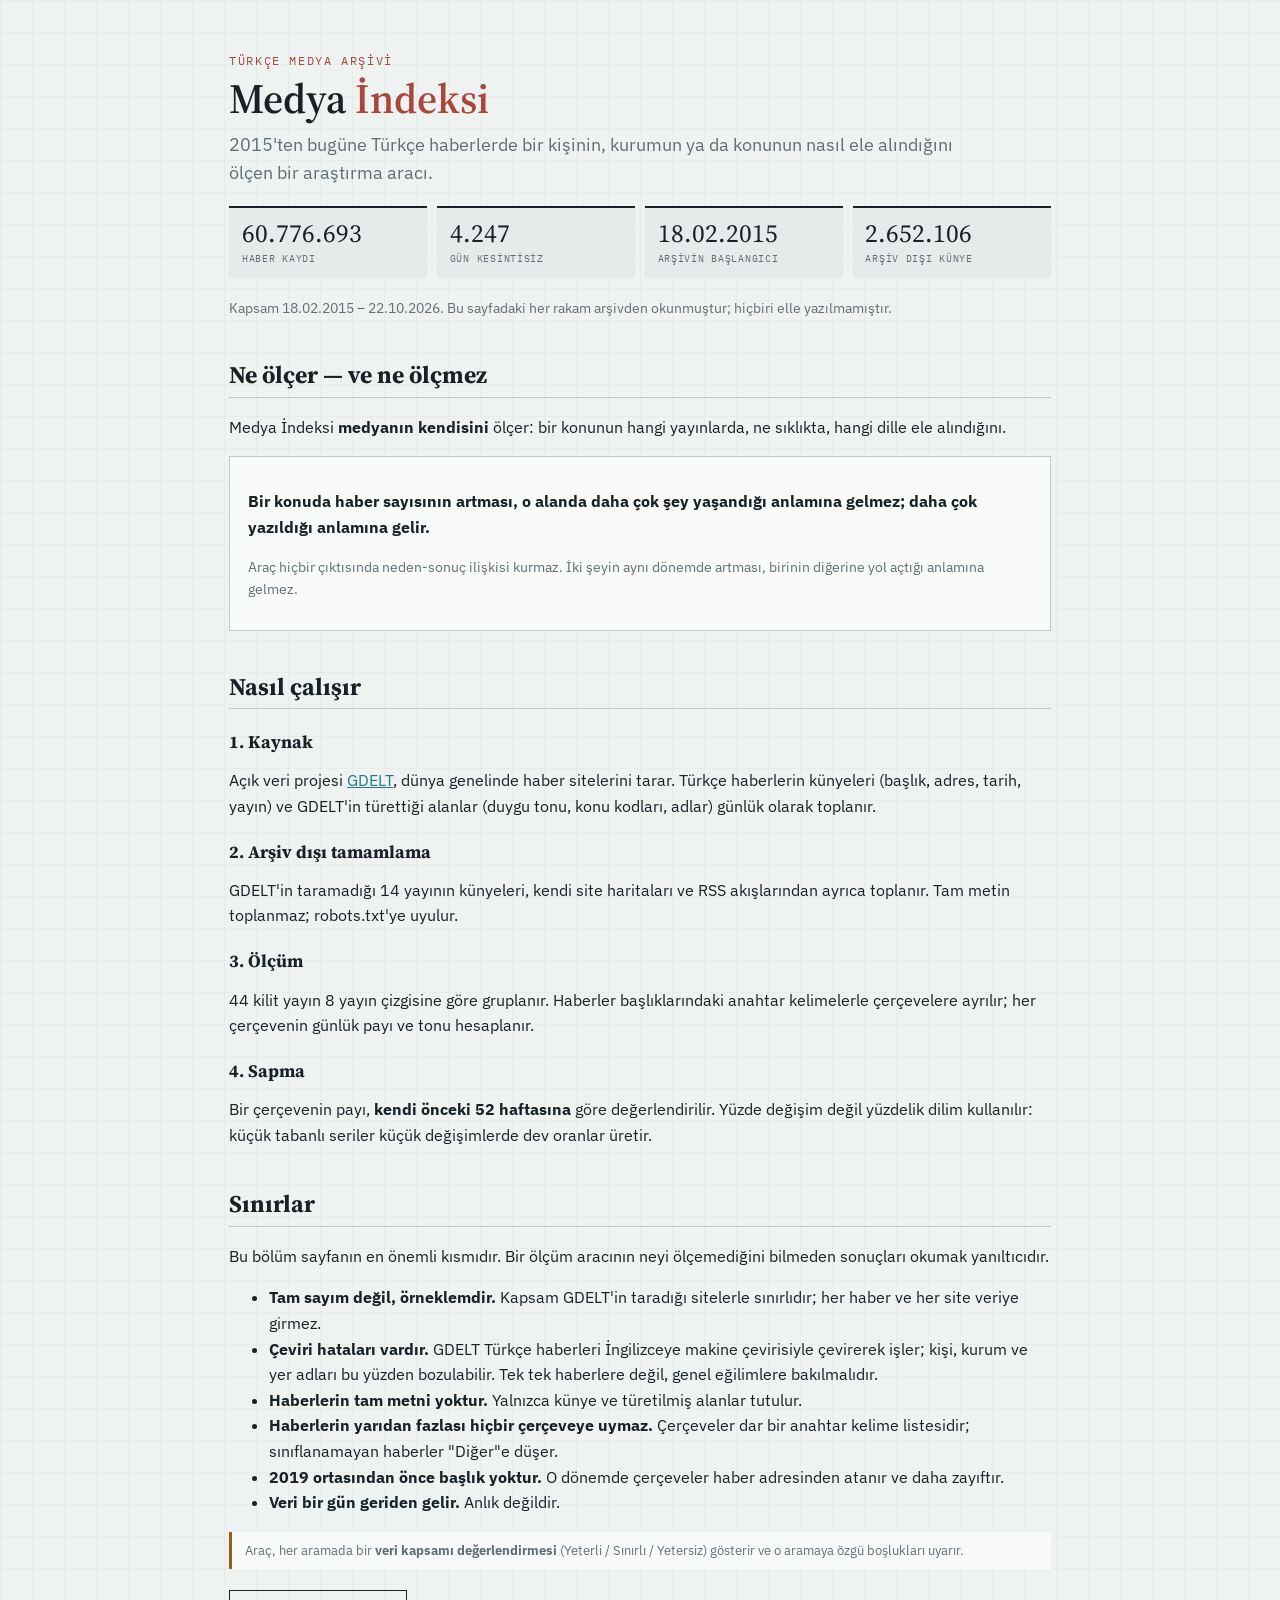
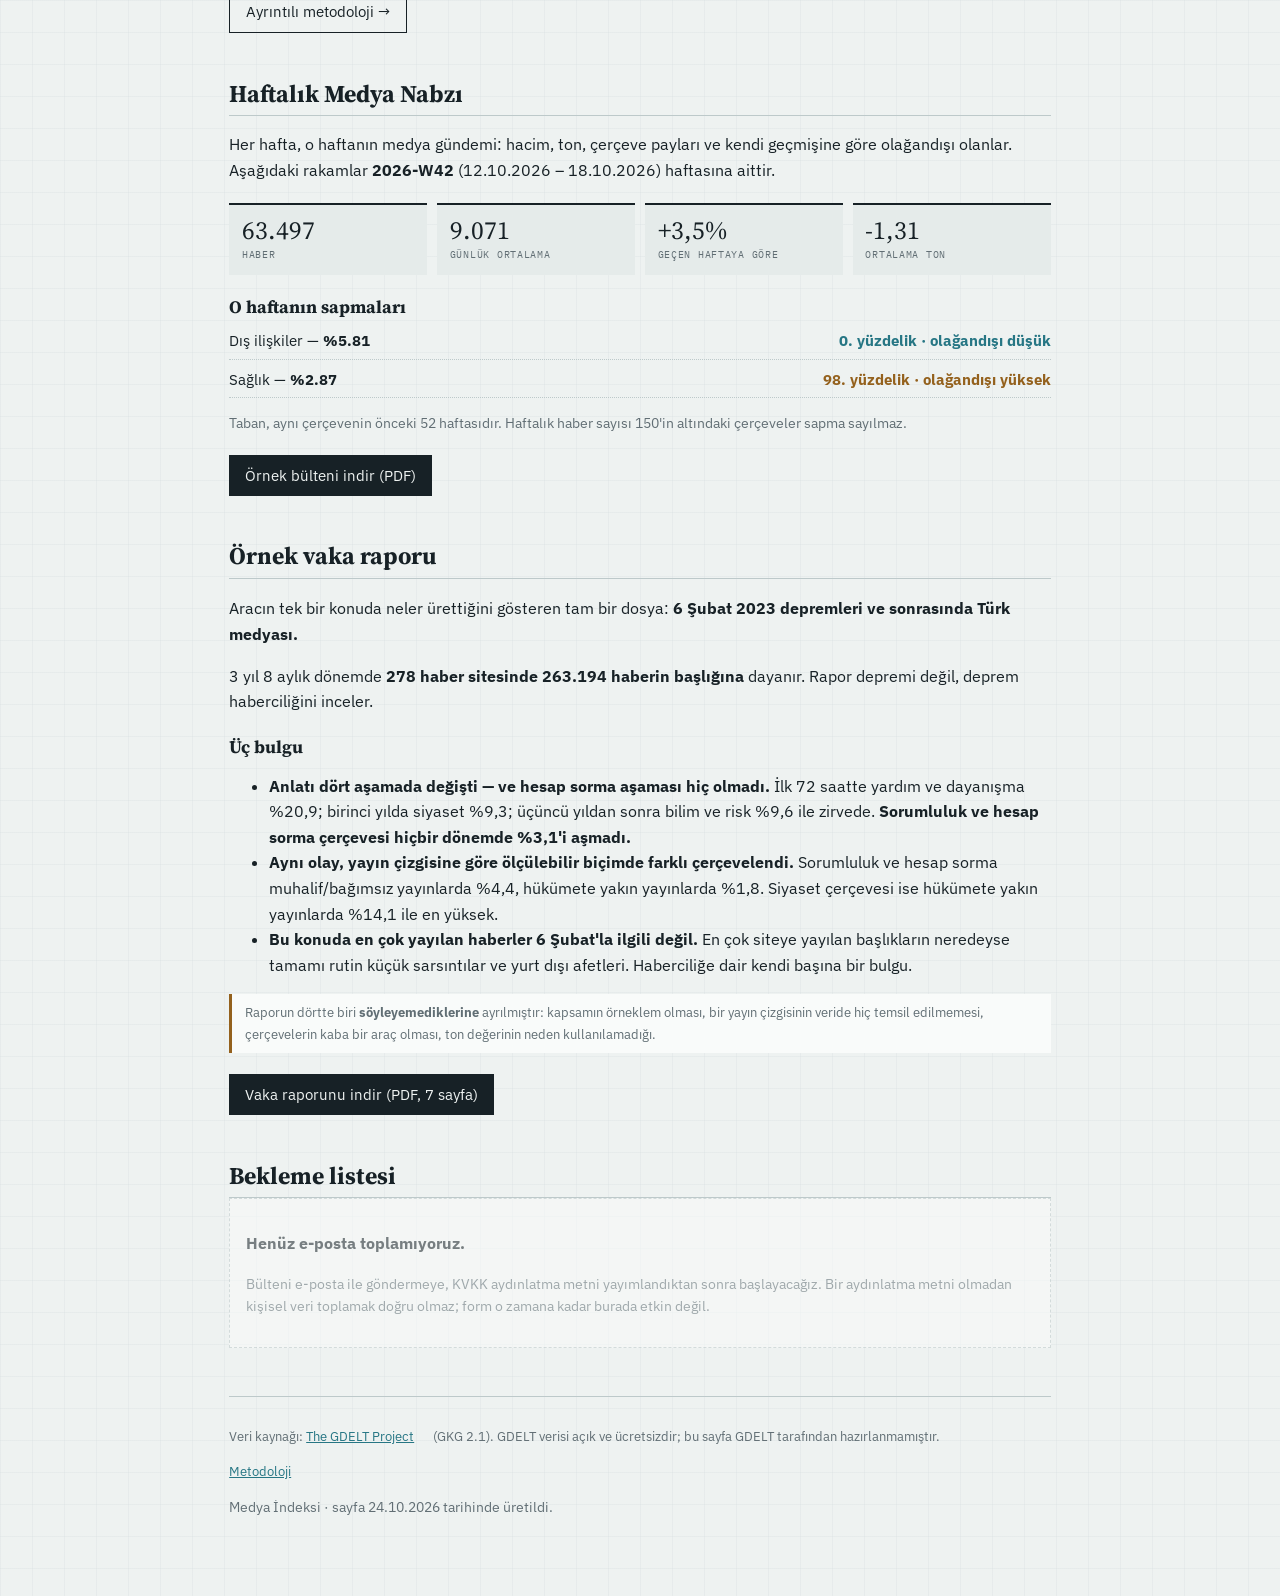
<file: index.html>
<!doctype html>
<html lang="tr"><head>
<meta charset="utf-8"><meta name="viewport" content="width=device-width,initial-scale=1">
<title>Medya İndeksi — Türkçe medya arşivi</title>
<meta name="description" content="2015'ten bugüne Türkçe haberlerde bir konunun nasıl ele alındığını ölçen araştırma aracı. GDELT verisiyle.">
<link rel="preconnect" href="https://fonts.googleapis.com"><link rel="preconnect" href="https://fonts.gstatic.com" crossorigin>
<link href="https://fonts.googleapis.com/css2?family=IBM+Plex+Mono:wght@400&family=IBM+Plex+Sans:wght@400;600&family=Source+Serif+4:wght@400;600&display=swap" rel="stylesheet">
<link rel="stylesheet" href="style.css">
</head><body><div class="wrap">
<p class="kicker">Türkçe medya arşivi</p>
<h1>Medya <span>İndeksi</span></h1>
<p class="tagline">2015'ten bugüne Türkçe haberlerde bir kişinin, kurumun ya da konunun nasıl ele alındığını ölçen bir araştırma aracı.</p>
<div class="grid">
<div class="stat"><div class="n">60.776.693</div><div class="l">haber kaydı</div></div>
<div class="stat"><div class="n">4.247</div><div class="l">gün kesintisiz</div></div>
<div class="stat"><div class="n">18.02.2015</div><div class="l">arşivin başlangıcı</div></div>
<div class="stat"><div class="n">2.652.106</div><div class="l">arşiv dışı künye</div></div>
</div>
<p class="small">Kapsam 18.02.2015 – 22.10.2026. Bu sayfadaki her rakam arşivden okunmuştur; hiçbiri elle yazılmamıştır.</p>
<h2>Ne ölçer — ve ne ölçmez</h2><hr class="rule">
<p class="lead">Medya İndeksi <strong>medyanın kendisini</strong> ölçer: bir konunun hangi yayınlarda, ne sıklıkta, hangi dille ele alındığını.</p>
<div class="card"><p><strong>Bir konuda haber sayısının artması, o alanda daha çok şey yaşandığı anlamına gelmez; daha çok yazıldığı anlamına gelir.</strong></p><p class="small">Araç hiçbir çıktısında neden-sonuç ilişkisi kurmaz. İki şeyin aynı dönemde artması, birinin diğerine yol açtığı anlamına gelmez.</p></div>
<h2>Nasıl çalışır</h2><hr class="rule">
<h3>1. Kaynak</h3><p>Açık veri projesi <a href="https://www.gdeltproject.org/">GDELT</a>, dünya genelinde haber sitelerini tarar. Türkçe haberlerin künyeleri (başlık, adres, tarih, yayın) ve GDELT'in türettiği alanlar (duygu tonu, konu kodları, adlar) günlük olarak toplanır.</p>
<h3>2. Arşiv dışı tamamlama</h3><p>GDELT'in taramadığı 14 yayının künyeleri, kendi site haritaları ve RSS akışlarından ayrıca toplanır. Tam metin toplanmaz; robots.txt'ye uyulur.</p>
<h3>3. Ölçüm</h3><p>44 kilit yayın 8 yayın çizgisine göre gruplanır. Haberler başlıklarındaki anahtar kelimelerle çerçevelere ayrılır; her çerçevenin günlük payı ve tonu hesaplanır.</p>
<h3>4. Sapma</h3><p>Bir çerçevenin payı, <strong>kendi önceki 52 haftasına</strong> göre değerlendirilir. Yüzde değişim değil yüzdelik dilim kullanılır: küçük tabanlı seriler küçük değişimlerde dev oranlar üretir.</p>
<h2>Sınırlar</h2><hr class="rule">
<p class="lead">Bu bölüm sayfanın en önemli kısmıdır. Bir ölçüm aracının neyi ölçemediğini bilmeden sonuçları okumak yanıltıcıdır.</p><ul>
<li><strong>Tam sayım değil, örneklemdir.</strong> Kapsam GDELT'in taradığı sitelerle sınırlıdır; her haber ve her site veriye girmez.</li>
<li><strong>Çeviri hataları vardır.</strong> GDELT Türkçe haberleri İngilizceye makine çevirisiyle çevirerek işler; kişi, kurum ve yer adları bu yüzden bozulabilir. Tek tek haberlere değil, genel eğilimlere bakılmalıdır.</li>
<li><strong>Haberlerin tam metni yoktur.</strong> Yalnızca künye ve türetilmiş alanlar tutulur.</li>
<li><strong>Haberlerin yarıdan fazlası hiçbir çerçeveye uymaz.</strong> Çerçeveler dar bir anahtar kelime listesidir; sınıflanamayan haberler "Diğer"e düşer.</li>
<li><strong>2019 ortasından önce başlık yoktur.</strong> O dönemde çerçeveler haber adresinden atanır ve daha zayıftır.</li>
<li><strong>Veri bir gün geriden gelir.</strong> Anlık değildir.</li>
</ul>
<div class="note">Araç, her aramada bir <strong>veri kapsamı değerlendirmesi</strong> (Yeterli / Sınırlı / Yetersiz) gösterir ve o aramaya özgü boşlukları uyarır.</div>
<p><a class="btn ghost" href="metodoloji.html">Ayrıntılı metodoloji →</a></p>
<h2>Haftalık Medya Nabzı</h2><hr class="rule">
<p>Her hafta, o haftanın medya gündemi: hacim, ton, çerçeve payları ve kendi geçmişine göre olağandışı olanlar. Aşağıdaki rakamlar <strong>2026-W42</strong> (12.10.2026 – 18.10.2026) haftasına aittir.</p>
<div class="grid">
<div class="stat"><div class="n">63.497</div><div class="l">haber</div></div>
<div class="stat"><div class="n">9.071</div><div class="l">günlük ortalama</div></div>
<div class="stat"><div class="n">+3,5%</div><div class="l">geçen haftaya göre</div></div>
<div class="stat"><div class="n">-1,31</div><div class="l">ortalama ton</div></div>
</div>
<h3>O haftanın sapmaları</h3>
<div class="row"><span>Dış ilişkiler — <b>%5.81</b></span><b class="lo">0. yüzdelik · olağandışı düşük</b></div>
<div class="row"><span>Sağlık — <b>%2.87</b></span><b class="hi">98. yüzdelik · olağandışı yüksek</b></div>
<p class="small">Taban, aynı çerçevenin önceki 52 haftasıdır. Haftalık haber sayısı 150'in altındaki çerçeveler sapma sayılmaz.</p>
<p><a class="btn" href="medya-nabzi-2026-W42.pdf">Örnek bülteni indir (PDF)</a></p>
<h2>Örnek vaka raporu</h2><hr class="rule">
<p class="lead">Aracın tek bir konuda neler ürettiğini gösteren tam bir dosya: <strong>6 Şubat 2023 depremleri ve sonrasında Türk medyası.</strong></p>
<p>3 yıl 8 aylık dönemde <strong>278 haber sitesinde 263.194 haberin başlığına</strong> dayanır. Rapor depremi değil, deprem haberciliğini inceler.</p>
<h3>Üç bulgu</h3><ul>
<li><strong>Anlatı dört aşamada değişti — ve hesap sorma aşaması hiç olmadı.</strong> İlk 72 saatte yardım ve dayanışma %20,9; birinci yılda siyaset %9,3; üçüncü yıldan sonra bilim ve risk %9,6 ile zirvede. <strong>Sorumluluk ve hesap sorma çerçevesi hiçbir dönemde %3,1&#39;i aşmadı.</strong></li>
<li><strong>Aynı olay, yayın çizgisine göre ölçülebilir biçimde farklı çerçevelendi.</strong> Sorumluluk ve hesap sorma muhalif/bağımsız yayınlarda %4,4, hükümete yakın yayınlarda %1,8. Siyaset çerçevesi ise hükümete yakın yayınlarda %14,1 ile en yüksek.</li>
<li><strong>Bu konuda en çok yayılan haberler 6 Şubat&#39;la ilgili değil.</strong> En çok siteye yayılan başlıkların neredeyse tamamı rutin küçük sarsıntılar ve yurt dışı afetleri. Haberciliğe dair kendi başına bir bulgu.</li>
</ul>
<div class="note">Raporun dörtte biri <strong>söyleyemediklerine</strong> ayrılmıştır: kapsamın örneklem olması, bir yayın çizgisinin veride hiç temsil edilmemesi, çerçevelerin kaba bir araç olması, ton değerinin neden kullanılamadığı.</div>
<p><a class="btn" href="vaka-dosyasi-6-subat-2023-depremleri.pdf">Vaka raporunu indir (PDF, 7 sayfa)</a></p>
<h2>Bekleme listesi</h2><hr class="rule">
<div class="off"><p><strong>Henüz e-posta toplamıyoruz.</strong></p><p class="small">Bülteni e-posta ile göndermeye, KVKK aydınlatma metni yayımlandıktan sonra başlayacağız. Bir aydınlatma metni olmadan kişisel veri toplamak doğru olmaz; form o zamana kadar burada etkin değil.</p></div>
<footer>
<p>Veri kaynağı: <a href="https://www.gdeltproject.org/">The GDELT Project</a> (GKG 2.1). GDELT verisi açık ve ücretsizdir; bu sayfa GDELT tarafından hazırlanmamıştır.</p><p><a href="metodoloji.html">Metodoloji</a></p><p class="small">Medya İndeksi · sayfa 24.10.2026 tarihinde üretildi.</p>
</footer>
</div></body></html>
</file>
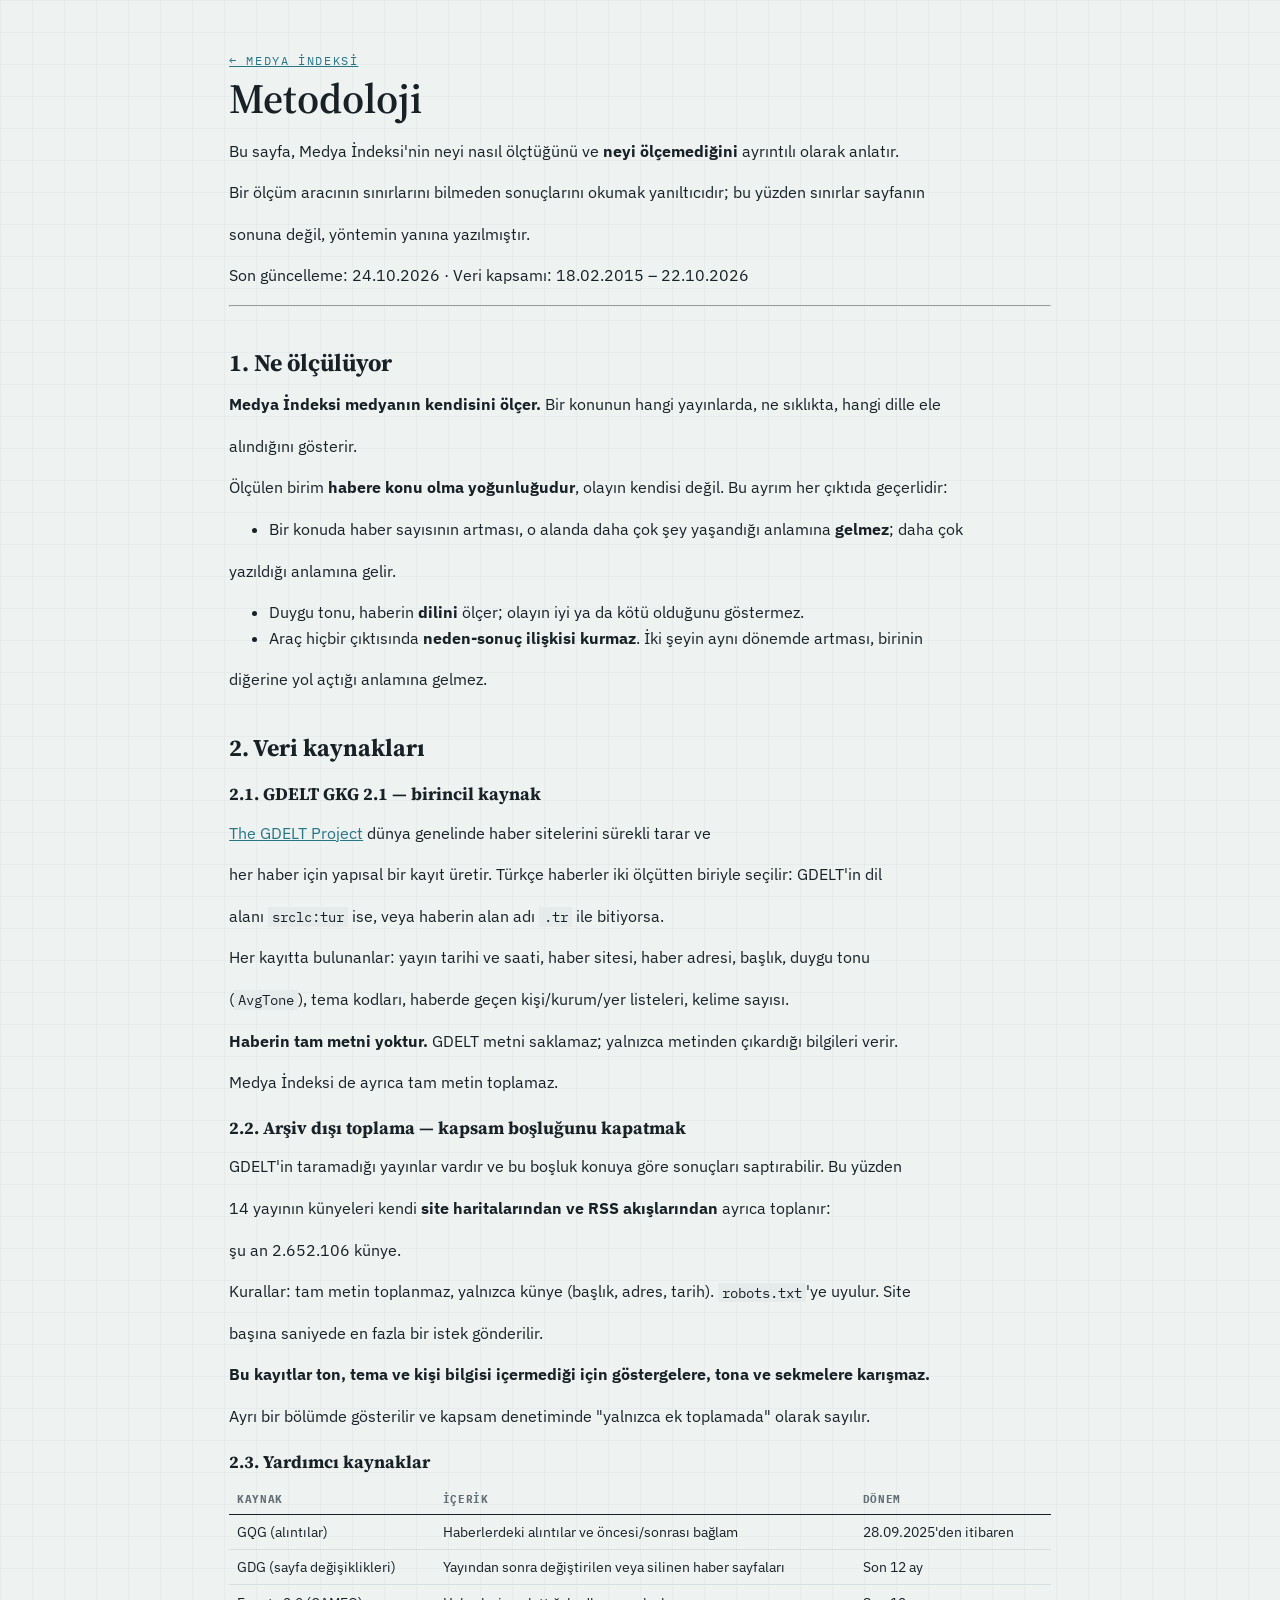
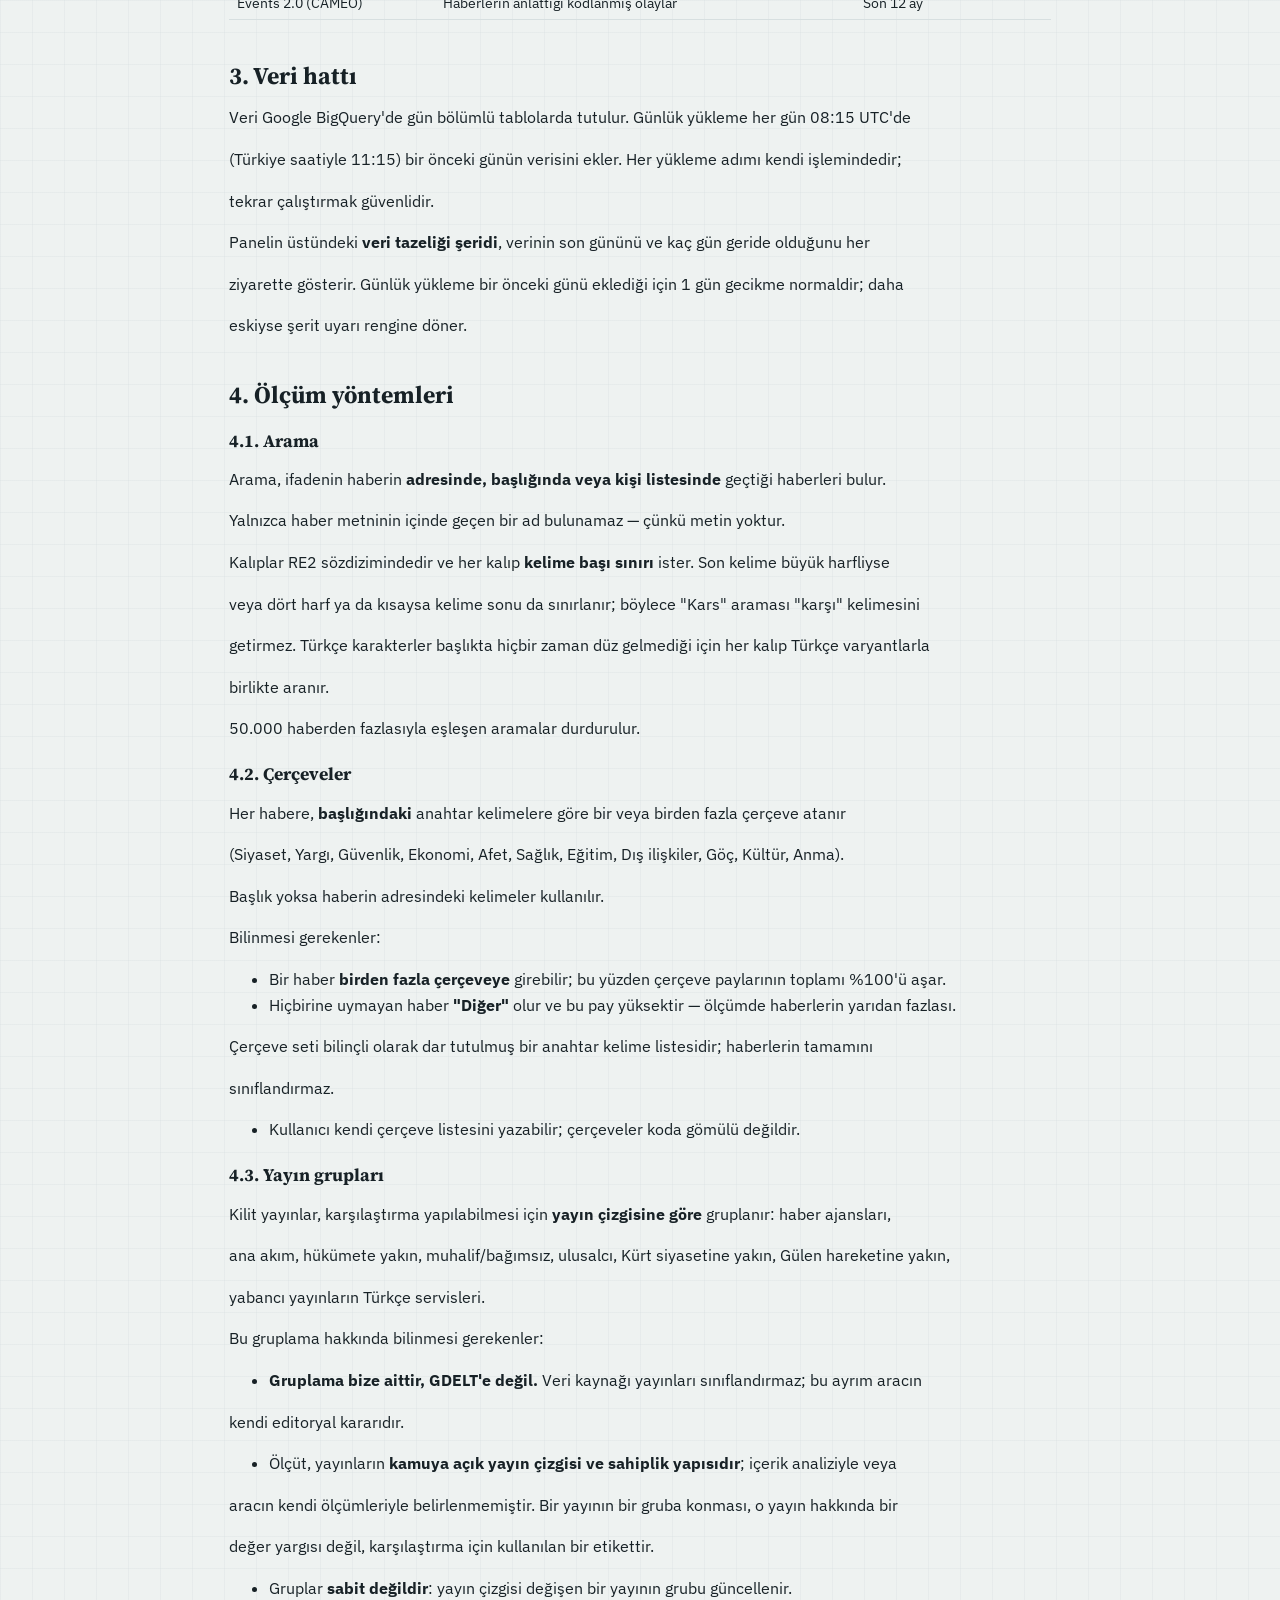
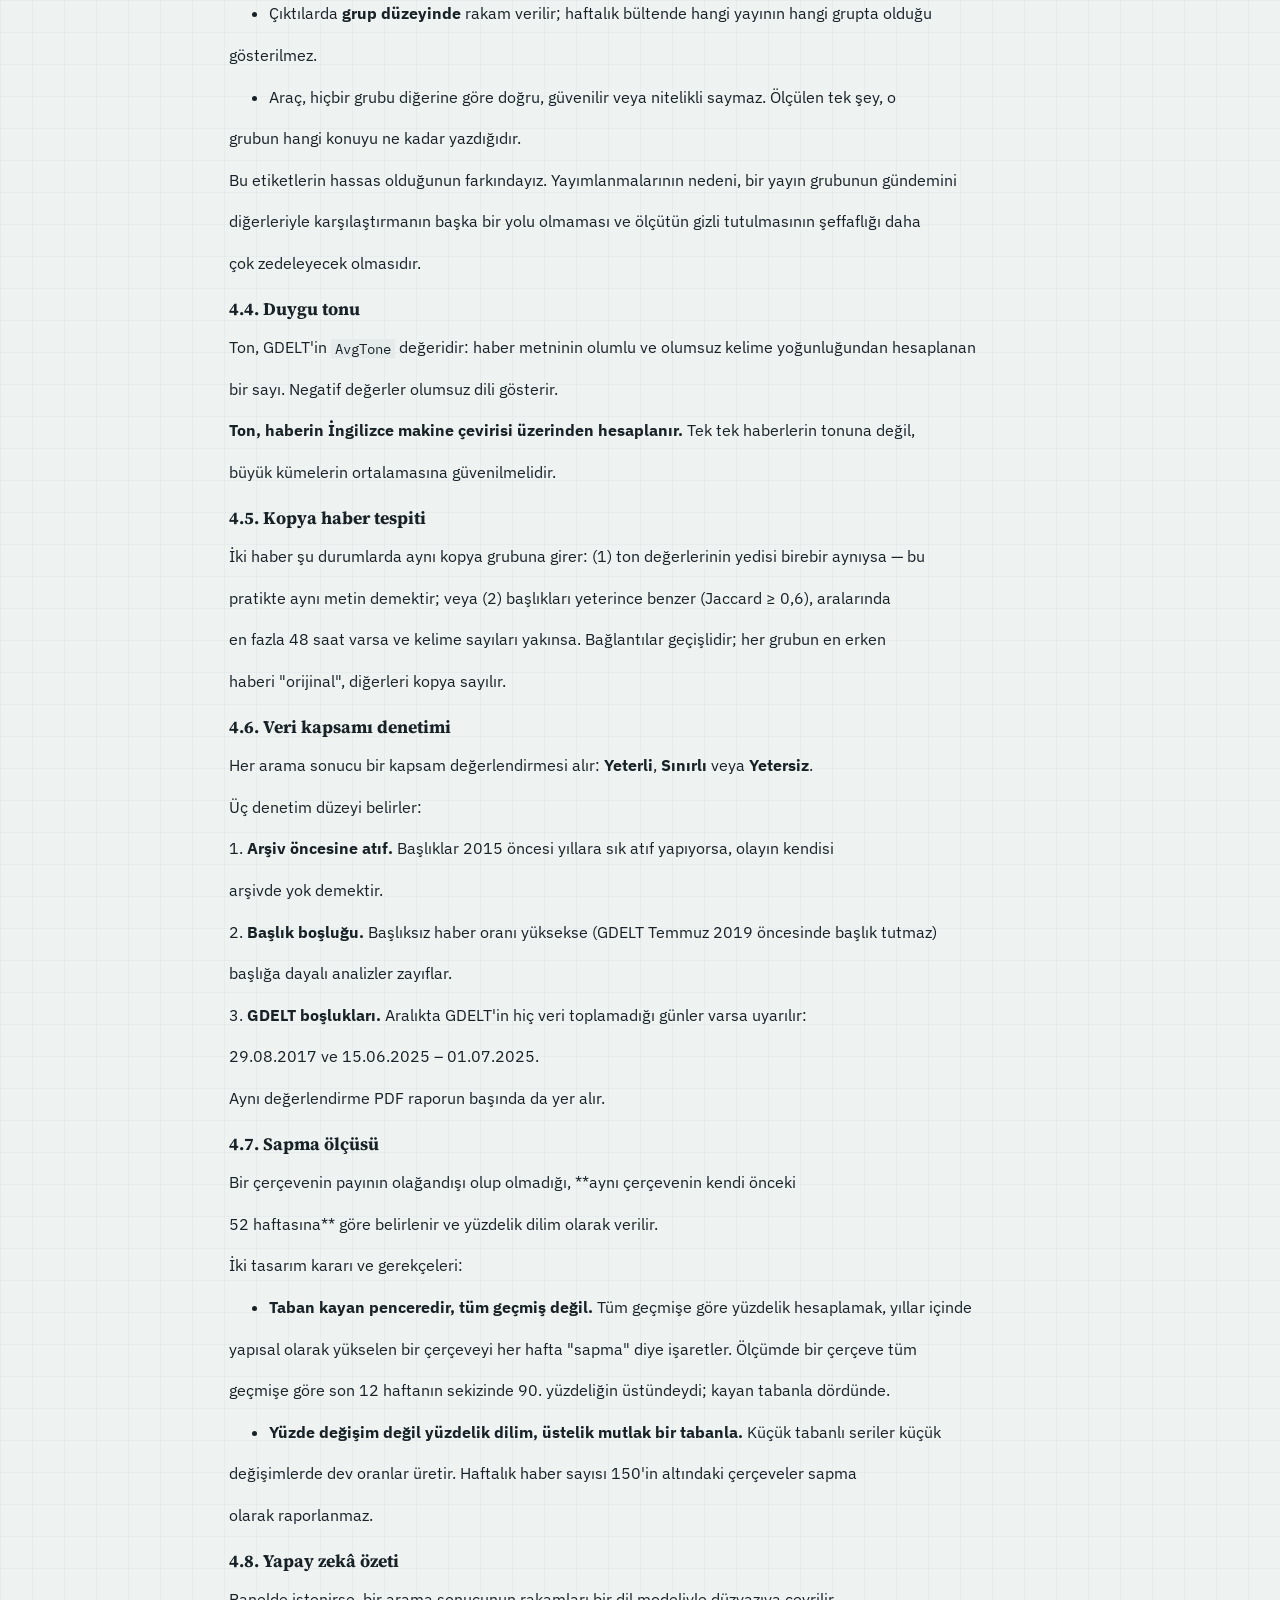
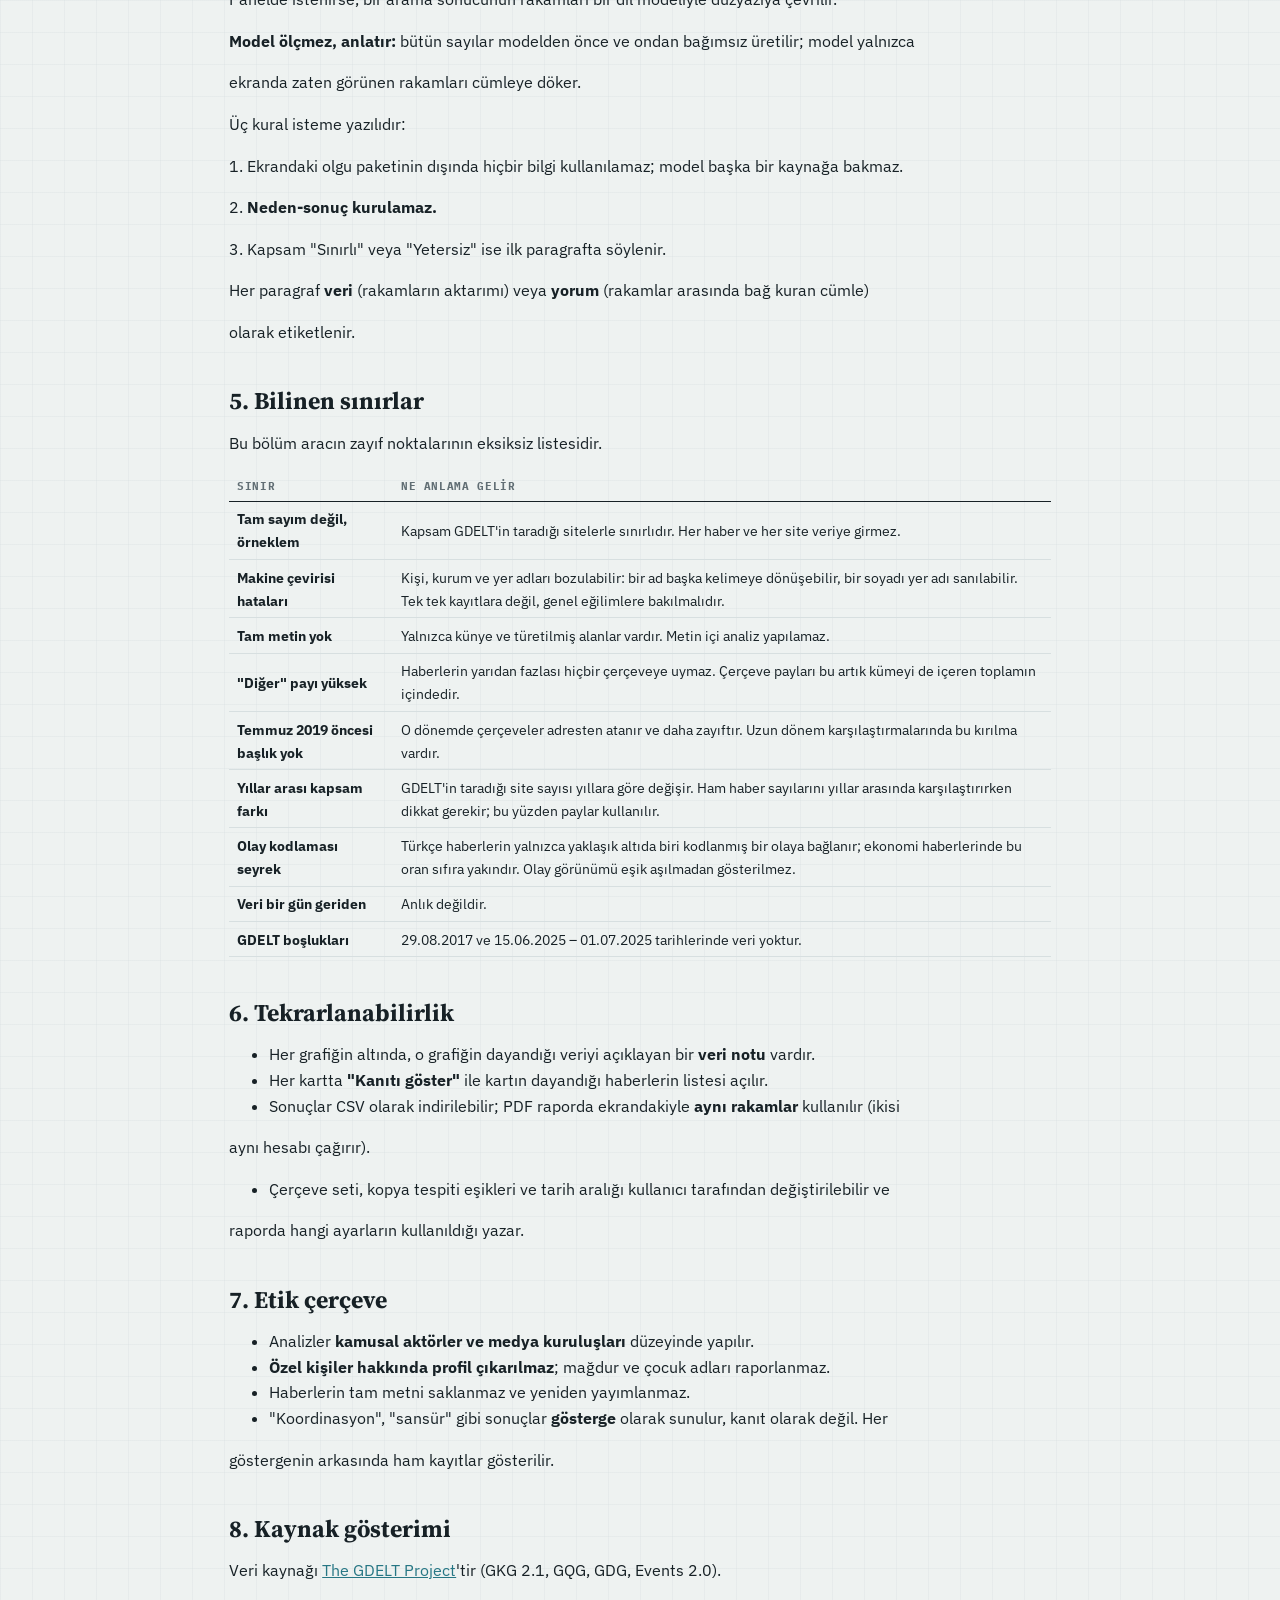
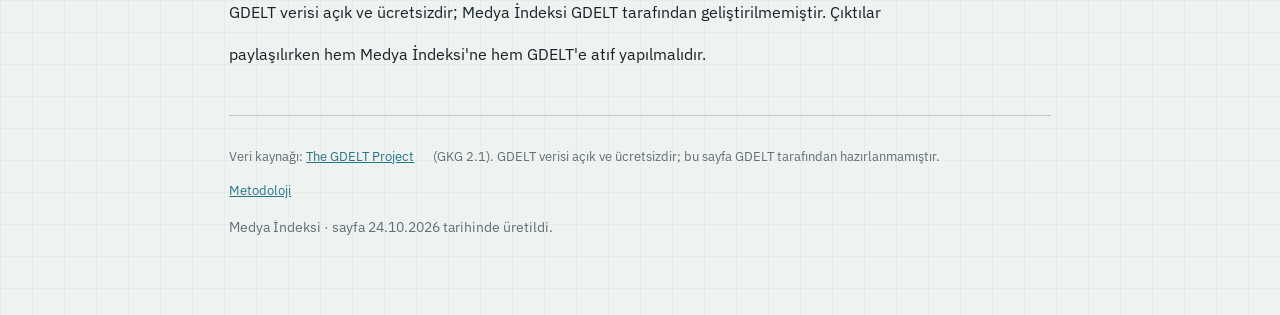
<file: metodoloji.html>
<!doctype html>
<html lang="tr"><head>
<meta charset="utf-8"><meta name="viewport" content="width=device-width,initial-scale=1">
<title>Metodoloji — Medya İndeksi</title>
<meta name="description" content="Metodoloji">
<link rel="preconnect" href="https://fonts.googleapis.com"><link rel="preconnect" href="https://fonts.gstatic.com" crossorigin>
<link href="https://fonts.googleapis.com/css2?family=IBM+Plex+Mono:wght@400&family=IBM+Plex+Sans:wght@400;600&family=Source+Serif+4:wght@400;600&display=swap" rel="stylesheet">
<link rel="stylesheet" href="style.css">
</head><body><div class="wrap">
<p class="kicker"><a href="index.html">← Medya İndeksi</a></p><h1>Metodoloji</h1>
<p>Bu sayfa, Medya İndeksi&#x27;nin neyi nasıl ölçtüğünü ve <strong>neyi ölçemediğini</strong> ayrıntılı olarak anlatır.</p>
<p>Bir ölçüm aracının sınırlarını bilmeden sonuçlarını okumak yanıltıcıdır; bu yüzden sınırlar sayfanın</p>
<p>sonuna değil, yöntemin yanına yazılmıştır.</p>
<p>Son güncelleme: 24.10.2026 · Veri kapsamı: 18.02.2015 – 22.10.2026</p>
<hr>
<h2>1. Ne ölçülüyor</h2>
<p><strong>Medya İndeksi medyanın kendisini ölçer.</strong> Bir konunun hangi yayınlarda, ne sıklıkta, hangi dille ele</p>
<p>alındığını gösterir.</p>
<p>Ölçülen birim <strong>habere konu olma yoğunluğudur</strong>, olayın kendisi değil. Bu ayrım her çıktıda geçerlidir:</p>
<ul>
<li>Bir konuda haber sayısının artması, o alanda daha çok şey yaşandığı anlamına <strong>gelmez</strong>; daha çok</li>
</ul>
<p>  yazıldığı anlamına gelir.</p>
<ul>
<li>Duygu tonu, haberin <strong>dilini</strong> ölçer; olayın iyi ya da kötü olduğunu göstermez.</li>
<li>Araç hiçbir çıktısında <strong>neden-sonuç ilişkisi kurmaz</strong>. İki şeyin aynı dönemde artması, birinin</li>
</ul>
<p>  diğerine yol açtığı anlamına gelmez.</p>
<h2>2. Veri kaynakları</h2>
<h3>2.1. GDELT GKG 2.1 — birincil kaynak</h3>
<p><a href="https://www.gdeltproject.org/">The GDELT Project</a> dünya genelinde haber sitelerini sürekli tarar ve</p>
<p>her haber için yapısal bir kayıt üretir. Türkçe haberler iki ölçütten biriyle seçilir: GDELT&#x27;in dil</p>
<p>alanı <code>srclc:tur</code> ise, veya haberin alan adı <code>.tr</code> ile bitiyorsa.</p>
<p>Her kayıtta bulunanlar: yayın tarihi ve saati, haber sitesi, haber adresi, başlık, duygu tonu</p>
<p>(<code>AvgTone</code>), tema kodları, haberde geçen kişi/kurum/yer listeleri, kelime sayısı.</p>
<p><strong>Haberin tam metni yoktur.</strong> GDELT metni saklamaz; yalnızca metinden çıkardığı bilgileri verir.</p>
<p>Medya İndeksi de ayrıca tam metin toplamaz.</p>
<h3>2.2. Arşiv dışı toplama — kapsam boşluğunu kapatmak</h3>
<p>GDELT&#x27;in taramadığı yayınlar vardır ve bu boşluk konuya göre sonuçları saptırabilir. Bu yüzden</p>
<p>14 yayının künyeleri kendi <strong>site haritalarından ve RSS akışlarından</strong> ayrıca toplanır:</p>
<p>şu an 2.652.106 künye.</p>
<p>Kurallar: tam metin toplanmaz, yalnızca künye (başlık, adres, tarih). <code>robots.txt</code>&#x27;ye uyulur. Site</p>
<p>başına saniyede en fazla bir istek gönderilir.</p>
<p><strong>Bu kayıtlar ton, tema ve kişi bilgisi içermediği için göstergelere, tona ve sekmelere karışmaz.</strong></p>
<p>Ayrı bir bölümde gösterilir ve kapsam denetiminde &quot;yalnızca ek toplamada&quot; olarak sayılır.</p>
<h3>2.3. Yardımcı kaynaklar</h3>
<table><thead><tr><th>Kaynak</th><th>İçerik</th><th>Dönem</th></tr></thead><tbody><tr><td>GQG (alıntılar)</td><td>Haberlerdeki alıntılar ve öncesi/sonrası bağlam</td><td>28.09.2025&#x27;den itibaren</td></tr><tr><td>GDG (sayfa değişiklikleri)</td><td>Yayından sonra değiştirilen veya silinen haber sayfaları</td><td>Son 12 ay</td></tr><tr><td>Events 2.0 (CAMEO)</td><td>Haberlerin anlattığı kodlanmış olaylar</td><td>Son 12 ay</td></tr></tbody></table>
<h2>3. Veri hattı</h2>
<p>Veri Google BigQuery&#x27;de gün bölümlü tablolarda tutulur. Günlük yükleme her gün 08:15 UTC&#x27;de</p>
<p>(Türkiye saatiyle 11:15) bir önceki günün verisini ekler. Her yükleme adımı kendi işlemindedir;</p>
<p>tekrar çalıştırmak güvenlidir.</p>
<p>Panelin üstündeki <strong>veri tazeliği şeridi</strong>, verinin son gününü ve kaç gün geride olduğunu her</p>
<p>ziyarette gösterir. Günlük yükleme bir önceki günü eklediği için 1 gün gecikme normaldir; daha</p>
<p>eskiyse şerit uyarı rengine döner.</p>
<h2>4. Ölçüm yöntemleri</h2>
<h3>4.1. Arama</h3>
<p>Arama, ifadenin haberin <strong>adresinde, başlığında veya kişi listesinde</strong> geçtiği haberleri bulur.</p>
<p>Yalnızca haber metninin içinde geçen bir ad bulunamaz — çünkü metin yoktur.</p>
<p>Kalıplar RE2 sözdizimindedir ve her kalıp <strong>kelime başı sınırı</strong> ister. Son kelime büyük harfliyse</p>
<p>veya dört harf ya da kısaysa kelime sonu da sınırlanır; böylece &quot;Kars&quot; araması &quot;karşı&quot; kelimesini</p>
<p>getirmez. Türkçe karakterler başlıkta hiçbir zaman düz gelmediği için her kalıp Türkçe varyantlarla</p>
<p>birlikte aranır.</p>
<p>50.000 haberden fazlasıyla eşleşen aramalar durdurulur.</p>
<h3>4.2. Çerçeveler</h3>
<p>Her habere, <strong>başlığındaki</strong> anahtar kelimelere göre bir veya birden fazla çerçeve atanır</p>
<p>(Siyaset, Yargı, Güvenlik, Ekonomi, Afet, Sağlık, Eğitim, Dış ilişkiler, Göç, Kültür, Anma).</p>
<p>Başlık yoksa haberin adresindeki kelimeler kullanılır.</p>
<p>Bilinmesi gerekenler:</p>
<ul>
<li>Bir haber <strong>birden fazla çerçeveye</strong> girebilir; bu yüzden çerçeve paylarının toplamı %100&#x27;ü aşar.</li>
<li>Hiçbirine uymayan haber <strong>&quot;Diğer&quot;</strong> olur ve bu pay yüksektir — ölçümde haberlerin yarıdan fazlası.</li>
</ul>
<p>  Çerçeve seti bilinçli olarak dar tutulmuş bir anahtar kelime listesidir; haberlerin tamamını</p>
<p>  sınıflandırmaz.</p>
<ul>
<li>Kullanıcı kendi çerçeve listesini yazabilir; çerçeveler koda gömülü değildir.</li>
</ul>
<h3>4.3. Yayın grupları</h3>
<p>Kilit yayınlar, karşılaştırma yapılabilmesi için <strong>yayın çizgisine göre</strong> gruplanır: haber ajansları,</p>
<p>ana akım, hükümete yakın, muhalif/bağımsız, ulusalcı, Kürt siyasetine yakın, Gülen hareketine yakın,</p>
<p>yabancı yayınların Türkçe servisleri.</p>
<p>Bu gruplama hakkında bilinmesi gerekenler:</p>
<ul>
<li><strong>Gruplama bize aittir, GDELT&#x27;e değil.</strong> Veri kaynağı yayınları sınıflandırmaz; bu ayrım aracın</li>
</ul>
<p>  kendi editoryal kararıdır.</p>
<ul>
<li>Ölçüt, yayınların <strong>kamuya açık yayın çizgisi ve sahiplik yapısıdır</strong>; içerik analiziyle veya</li>
</ul>
<p>  aracın kendi ölçümleriyle belirlenmemiştir. Bir yayının bir gruba konması, o yayın hakkında bir</p>
<p>  değer yargısı değil, karşılaştırma için kullanılan bir etikettir.</p>
<ul>
<li>Gruplar <strong>sabit değildir</strong>: yayın çizgisi değişen bir yayının grubu güncellenir.</li>
<li>Çıktılarda <strong>grup düzeyinde</strong> rakam verilir; haftalık bültende hangi yayının hangi grupta olduğu</li>
</ul>
<p>  gösterilmez.</p>
<ul>
<li>Araç, hiçbir grubu diğerine göre doğru, güvenilir veya nitelikli saymaz. Ölçülen tek şey, o</li>
</ul>
<p>  grubun hangi konuyu ne kadar yazdığıdır.</p>
<p>Bu etiketlerin hassas olduğunun farkındayız. Yayımlanmalarının nedeni, bir yayın grubunun gündemini</p>
<p>diğerleriyle karşılaştırmanın başka bir yolu olmaması ve ölçütün gizli tutulmasının şeffaflığı daha</p>
<p>çok zedeleyecek olmasıdır.</p>
<h3>4.4. Duygu tonu</h3>
<p>Ton, GDELT&#x27;in <code>AvgTone</code> değeridir: haber metninin olumlu ve olumsuz kelime yoğunluğundan hesaplanan</p>
<p>bir sayı. Negatif değerler olumsuz dili gösterir.</p>
<p><strong>Ton, haberin İngilizce makine çevirisi üzerinden hesaplanır.</strong> Tek tek haberlerin tonuna değil,</p>
<p>büyük kümelerin ortalamasına güvenilmelidir.</p>
<h3>4.5. Kopya haber tespiti</h3>
<p>İki haber şu durumlarda aynı kopya grubuna girer: (1) ton değerlerinin yedisi birebir aynıysa — bu</p>
<p>pratikte aynı metin demektir; veya (2) başlıkları yeterince benzer (Jaccard ≥ 0,6), aralarında</p>
<p>en fazla 48 saat varsa ve kelime sayıları yakınsa. Bağlantılar geçişlidir; her grubun en erken</p>
<p>haberi &quot;orijinal&quot;, diğerleri kopya sayılır.</p>
<h3>4.6. Veri kapsamı denetimi</h3>
<p>Her arama sonucu bir kapsam değerlendirmesi alır: <strong>Yeterli</strong>, <strong>Sınırlı</strong> veya <strong>Yetersiz</strong>.</p>
<p>Üç denetim düzeyi belirler:</p>
<p>1. <strong>Arşiv öncesine atıf.</strong> Başlıklar 2015 öncesi yıllara sık atıf yapıyorsa, olayın kendisi</p>
<p>   arşivde yok demektir.</p>
<p>2. <strong>Başlık boşluğu.</strong> Başlıksız haber oranı yüksekse (GDELT Temmuz 2019 öncesinde başlık tutmaz)</p>
<p>   başlığa dayalı analizler zayıflar.</p>
<p>3. <strong>GDELT boşlukları.</strong> Aralıkta GDELT&#x27;in hiç veri toplamadığı günler varsa uyarılır:</p>
<p>   29.08.2017 ve 15.06.2025 – 01.07.2025.</p>
<p>Aynı değerlendirme PDF raporun başında da yer alır.</p>
<h3>4.7. Sapma ölçüsü</h3>
<p>Bir çerçevenin payının olağandışı olup olmadığı, **aynı çerçevenin kendi önceki</p>
<p>52 haftasına** göre belirlenir ve yüzdelik dilim olarak verilir.</p>
<p>İki tasarım kararı ve gerekçeleri:</p>
<ul>
<li><strong>Taban kayan penceredir, tüm geçmiş değil.</strong> Tüm geçmişe göre yüzdelik hesaplamak, yıllar içinde</li>
</ul>
<p>  yapısal olarak yükselen bir çerçeveyi her hafta &quot;sapma&quot; diye işaretler. Ölçümde bir çerçeve tüm</p>
<p>  geçmişe göre son 12 haftanın sekizinde 90. yüzdeliğin üstündeydi; kayan tabanla dördünde.</p>
<ul>
<li><strong>Yüzde değişim değil yüzdelik dilim, üstelik mutlak bir tabanla.</strong> Küçük tabanlı seriler küçük</li>
</ul>
<p>  değişimlerde dev oranlar üretir. Haftalık haber sayısı 150&#x27;in altındaki çerçeveler sapma</p>
<p>  olarak raporlanmaz.</p>
<h3>4.8. Yapay zekâ özeti</h3>
<p>Panelde istenirse, bir arama sonucunun rakamları bir dil modeliyle düzyazıya çevrilir.</p>
<p><strong>Model ölçmez, anlatır:</strong> bütün sayılar modelden önce ve ondan bağımsız üretilir; model yalnızca</p>
<p>ekranda zaten görünen rakamları cümleye döker.</p>
<p>Üç kural isteme yazılıdır:</p>
<p>1. Ekrandaki olgu paketinin dışında hiçbir bilgi kullanılamaz; model başka bir kaynağa bakmaz.</p>
<p>2. <strong>Neden-sonuç kurulamaz.</strong></p>
<p>3. Kapsam &quot;Sınırlı&quot; veya &quot;Yetersiz&quot; ise ilk paragrafta söylenir.</p>
<p>Her paragraf <strong>veri</strong> (rakamların aktarımı) veya <strong>yorum</strong> (rakamlar arasında bağ kuran cümle)</p>
<p>olarak etiketlenir.</p>
<h2>5. Bilinen sınırlar</h2>
<p>Bu bölüm aracın zayıf noktalarının eksiksiz listesidir.</p>
<table><thead><tr><th>Sınır</th><th>Ne anlama gelir</th></tr></thead><tbody><tr><td><strong>Tam sayım değil, örneklem</strong></td><td>Kapsam GDELT&#x27;in taradığı sitelerle sınırlıdır. Her haber ve her site veriye girmez.</td></tr><tr><td><strong>Makine çevirisi hataları</strong></td><td>Kişi, kurum ve yer adları bozulabilir: bir ad başka kelimeye dönüşebilir, bir soyadı yer adı sanılabilir. Tek tek kayıtlara değil, genel eğilimlere bakılmalıdır.</td></tr><tr><td><strong>Tam metin yok</strong></td><td>Yalnızca künye ve türetilmiş alanlar vardır. Metin içi analiz yapılamaz.</td></tr><tr><td><strong>&quot;Diğer&quot; payı yüksek</strong></td><td>Haberlerin yarıdan fazlası hiçbir çerçeveye uymaz. Çerçeve payları bu artık kümeyi de içeren toplamın içindedir.</td></tr><tr><td><strong>Temmuz 2019 öncesi başlık yok</strong></td><td>O dönemde çerçeveler adresten atanır ve daha zayıftır. Uzun dönem karşılaştırmalarında bu kırılma vardır.</td></tr><tr><td><strong>Yıllar arası kapsam farkı</strong></td><td>GDELT&#x27;in taradığı site sayısı yıllara göre değişir. Ham haber sayılarını yıllar arasında karşılaştırırken dikkat gerekir; bu yüzden paylar kullanılır.</td></tr><tr><td><strong>Olay kodlaması seyrek</strong></td><td>Türkçe haberlerin yalnızca yaklaşık altıda biri kodlanmış bir olaya bağlanır; ekonomi haberlerinde bu oran sıfıra yakındır. Olay görünümü eşik aşılmadan gösterilmez.</td></tr><tr><td><strong>Veri bir gün geriden</strong></td><td>Anlık değildir.</td></tr><tr><td><strong>GDELT boşlukları</strong></td><td>29.08.2017 ve 15.06.2025 – 01.07.2025 tarihlerinde veri yoktur.</td></tr></tbody></table>
<h2>6. Tekrarlanabilirlik</h2>
<ul>
<li>Her grafiğin altında, o grafiğin dayandığı veriyi açıklayan bir <strong>veri notu</strong> vardır.</li>
<li>Her kartta <strong>&quot;Kanıtı göster&quot;</strong> ile kartın dayandığı haberlerin listesi açılır.</li>
<li>Sonuçlar CSV olarak indirilebilir; PDF raporda ekrandakiyle <strong>aynı rakamlar</strong> kullanılır (ikisi</li>
</ul>
<p>  aynı hesabı çağırır).</p>
<ul>
<li>Çerçeve seti, kopya tespiti eşikleri ve tarih aralığı kullanıcı tarafından değiştirilebilir ve</li>
</ul>
<p>  raporda hangi ayarların kullanıldığı yazar.</p>
<h2>7. Etik çerçeve</h2>
<ul>
<li>Analizler <strong>kamusal aktörler ve medya kuruluşları</strong> düzeyinde yapılır.</li>
<li><strong>Özel kişiler hakkında profil çıkarılmaz</strong>; mağdur ve çocuk adları raporlanmaz.</li>
<li>Haberlerin tam metni saklanmaz ve yeniden yayımlanmaz.</li>
<li>&quot;Koordinasyon&quot;, &quot;sansür&quot; gibi sonuçlar <strong>gösterge</strong> olarak sunulur, kanıt olarak değil. Her</li>
</ul>
<p>  göstergenin arkasında ham kayıtlar gösterilir.</p>
<h2>8. Kaynak gösterimi</h2>
<p>Veri kaynağı <a href="https://www.gdeltproject.org/">The GDELT Project</a>&#x27;tir (GKG 2.1, GQG, GDG, Events 2.0).</p>
<p>GDELT verisi açık ve ücretsizdir; Medya İndeksi GDELT tarafından geliştirilmemiştir. Çıktılar</p>
<p>paylaşılırken hem Medya İndeksi&#x27;ne hem GDELT&#x27;e atıf yapılmalıdır.</p>
<footer>
<p>Veri kaynağı: <a href="https://www.gdeltproject.org/">The GDELT Project</a> (GKG 2.1). GDELT verisi açık ve ücretsizdir; bu sayfa GDELT tarafından hazırlanmamıştır.</p><p><a href="metodoloji.html">Metodoloji</a></p><p class="small">Medya İndeksi · sayfa 24.10.2026 tarihinde üretildi.</p>
</footer>
</div></body></html>
</file>
<file: style.css>
*{box-sizing:border-box}
html{-webkit-text-size-adjust:100%}
body{margin:0;background:#eef2f1;color:#172126;
  background-image:linear-gradient(#d7dfe055 1px,transparent 1px),linear-gradient(90deg,#d7dfe055 1px,transparent 1px);
  background-size:32px 32px;
  font-family:"IBM Plex Sans",-apple-system,BlinkMacSystemFont,"Segoe UI",Roboto,sans-serif;
  font-size:16px;line-height:1.6}
.wrap{max-width:860px;margin:0 auto;padding:2.5rem 1.2rem 4rem}
a{color:#267684}
h1,h2,h3{font-family:"Source Serif 4",Georgia,serif;line-height:1.15;margin:0}
h1{font-size:2.6rem;font-weight:600}
h1 span{color:#a9473c}
h2{font-size:1.5rem;margin:2.6rem 0 .3rem}
h3{font-size:1.1rem;margin:1.4rem 0 .3rem}
.kicker{font-family:"IBM Plex Mono",ui-monospace,monospace;text-transform:uppercase;letter-spacing:.14em;
  font-size:.72rem;color:#a9473c;margin-bottom:.3rem}
.tagline{font-size:1.1rem;color:#616e74;margin:.5rem 0 0;max-width:46rem}
.rule{border:0;border-top:1px solid #bdc9ca;margin:.5rem 0 0}
.lead{font-size:1.02rem}
.muted{color:#616e74}
.small{font-size:.86rem;color:#616e74}
.grid{display:grid;grid-template-columns:repeat(auto-fit,minmax(150px,1fr));gap:.6rem;margin:1.2rem 0}
.stat{background:#e5ebea;border-top:2px solid #172126;padding:.7rem .8rem}
/* nowrap: tarih (18.02.2015) iki satıra bölünmesin. En uzun rakamla (60.776.693) aynı karakter
   sayısında olduğu için ek bir küçültme gerekmiyor. */
.stat .n{font-family:"Source Serif 4",Georgia,serif;font-size:1.6rem;line-height:1.1;white-space:nowrap}
.stat .l{font-family:"IBM Plex Mono",ui-monospace,monospace;font-size:.64rem;letter-spacing:.07em;
  text-transform:uppercase;color:#616e74;margin-top:.2rem}
.card{background:#f9fbfa;border:1px solid #bdc9ca;padding:1rem 1.1rem;margin:1rem 0}
.note{font-size:.84rem;color:#616e74;border-left:3px solid #94611d;background:#f9fbfa;
  padding:.5rem .8rem;margin:1rem 0}
.row{display:flex;justify-content:space-between;gap:1rem;border-bottom:1px dotted #bdc9ca;
  padding:.4rem 0;font-size:.95rem;flex-wrap:wrap}
.row b{white-space:nowrap}
.hi{color:#94611d}
.lo{color:#267684}
.btn{display:inline-block;background:#172126;color:#eef2f1;text-decoration:none;padding:.55rem 1rem;
  font-size:.92rem;margin:.3rem .4rem .3rem 0}
.btn.ghost{background:transparent;color:#172126;border:1px solid #172126}
.off{opacity:.55;border:1px dashed #bdc9ca;padding:1rem;background:#f9fbfa}
table{border-collapse:collapse;width:100%;font-size:.9rem;margin:.8rem 0}
th,td{text-align:left;padding:.35rem .5rem;border-bottom:1px solid #d7dfe0}
th{font-family:"IBM Plex Mono",ui-monospace,monospace;font-size:.68rem;letter-spacing:.06em;
  text-transform:uppercase;color:#616e74;border-bottom:1.5px solid #172126}
code{font-family:"IBM Plex Mono",ui-monospace,monospace;font-size:.86em;background:#e5ebea;padding:.05em .3em}
blockquote{border-left:3px solid #bdc9ca;margin:.8rem 0;padding:.2rem .9rem;color:#616e74}
footer{margin-top:3rem;border-top:1px solid #bdc9ca;padding-top:1rem;font-size:.84rem;color:#616e74}
footer a{margin-right:1rem}
@media(max-width:640px){
  .wrap{padding:1.5rem .9rem 3rem}
  h1{font-size:1.9rem}h2{font-size:1.25rem}
  .grid{grid-template-columns:repeat(2,1fr)}
  table{display:block;overflow-x:auto}
}
</file>
